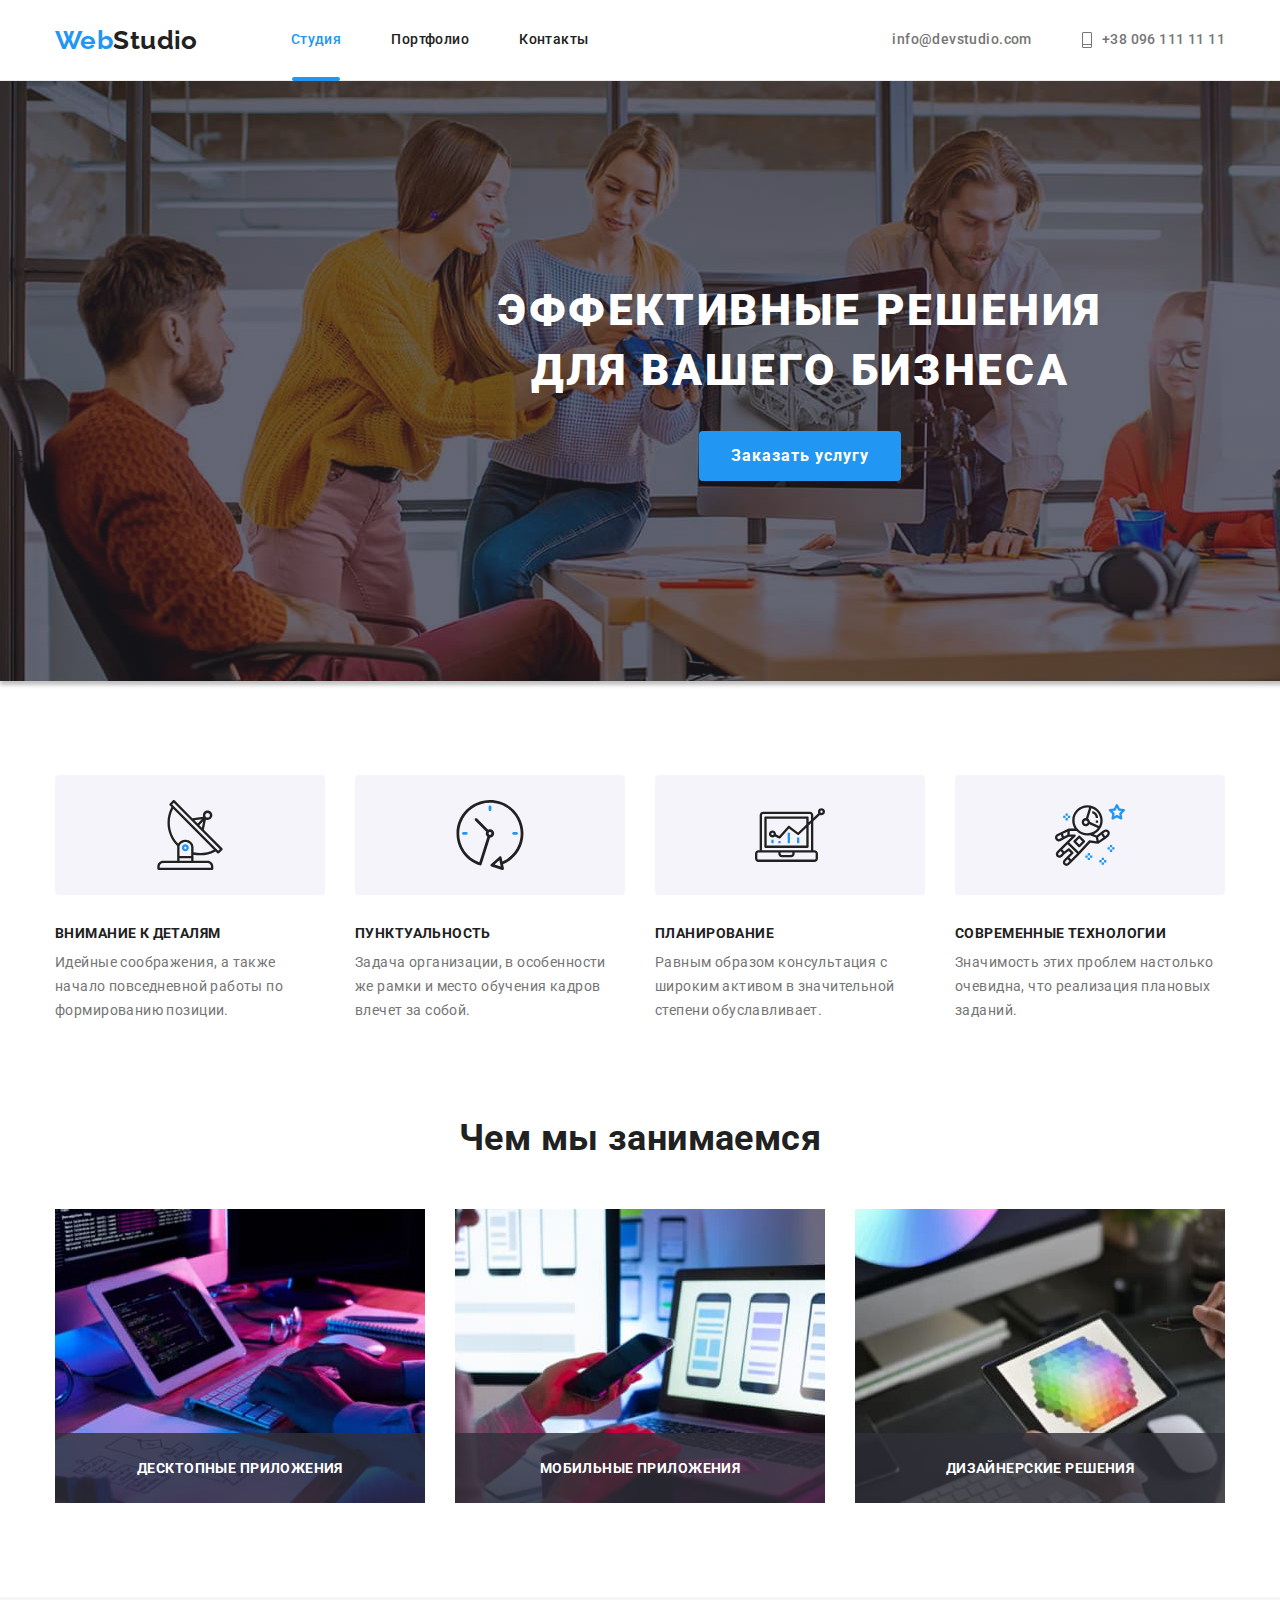
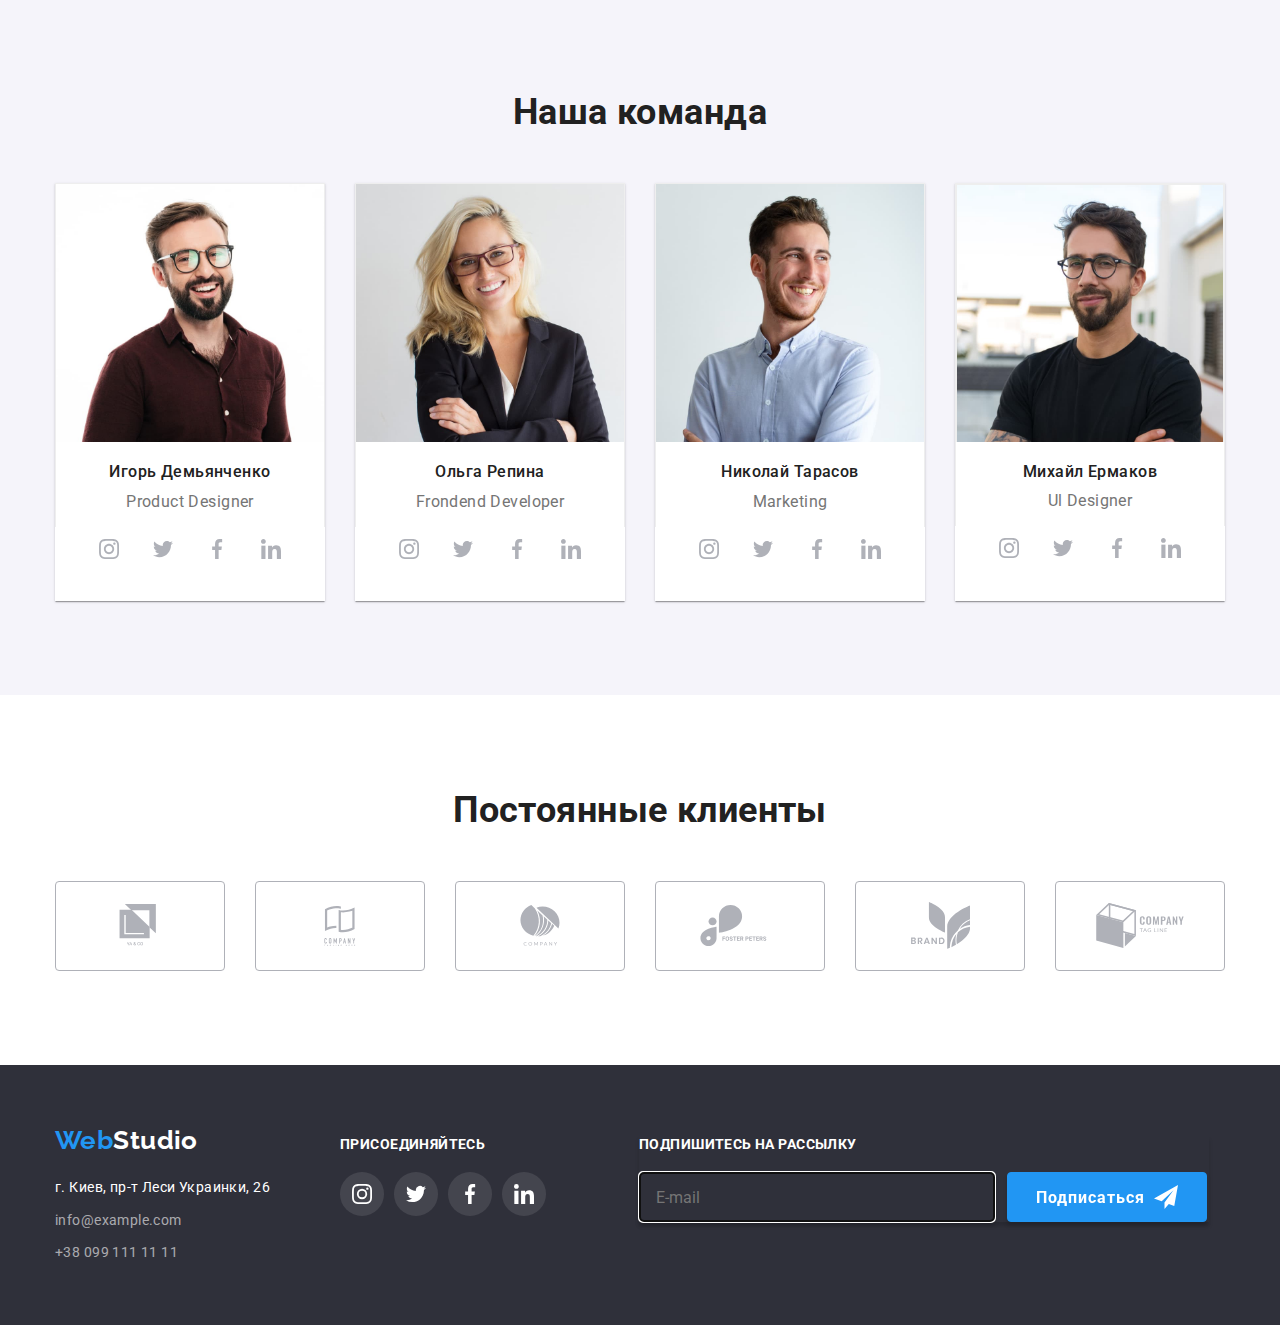
<file: index.html>
<!DOCTYPE html>
<html lang="ru">
<head>
    <meta charset="UTF-8">
    <meta name="viewport" content="width=device-width, initial-scale=1.0">
    <title>WebStudio</title>
    <link rel="stylesheet" href="https://cdnjs.cloudflare.com/ajax/libs/modern-normalize/1.0.0/modern-normalize.min.css
">
    <link rel="preconnect" href="https://fonts.gstatic.com">
    <link href="https://fonts.googleapis.com/css2?family=Raleway:wght@700&family=Roboto:wght@400;500;700;900&display=swap"
      rel="stylesheet">
     
    <link rel="stylesheet" href="./styles/styles.css">
</head>
<body>
        <!--  Шапка сайта -->
        <header class="header">
            <!--  главное меню шапки -->
            <div class="container main-nav">
                <nav class="nav">
                    <a href="/" class="logo"><span class="accent-color">Web</span>Studio</a>
                    <ul class="site-nav list">
                        <li class="item"><a href="./index.html" class="link current">Студия</a></li>
                        <li class="item"><a href="./portfolio.html" class="link">Портфолио</a></li>
                        <li class="item"><a href="./contacts.html" class="link">Контакты</a></li>
                    </ul>
                </nav>
                <ul class="contact-nav list">
                    <li class="item">
                        <!-- <span class="icon-flex"> -->
                            <a href="mailto:" class="text link">
               
                                <svg class="icon-evelope">
                                    <use href="./images/sprite.svg#icon-envelope"></use>
                                </svg>
                                info@devstudio.com</a>
                        <!-- </span> -->
                    </li>
        
                    <li class="item">
                        <a href="tel:+380961111111" class="text link">
                            <!-- <span class="icon-flex"> -->
                                <svg class="icon-smartphone">
                                    <use href="./images/sprite.svg#icon-smartphone"></use>
                                </svg>
                                +38 096 111 11 11
                            <!-- </span> -->
                        </a>
                    </li>
                    
                </ul>
            </div>
        
        </header>
        <!--  / Шапка сайта -->
    <main>
        <!-- Герой -->
        <section class="hero container">
                <h1 class="title">Эффективные решения<br> для вашего бизнеса</h1>
                <button type="button" class="btn" data-modal-open>Заказать услугу</button>
    
        </section>
        <!-- / Герой -->

    <!-- Особенности -->
    <section class="section features">
        <div class="container">
            <h2 class="visually-hidden">features</h2>
            <!--заголовок нужно спрятать-->
            <ul class="features list">
                <li class="item">
                    <div class="test-icon">
                        <svg class="icon-antenna">
                            <use href="./images/sprite.svg#icon-antenna"></use>
                        </svg>
                    </div>
                    <h3 class="features-title">Внимание к деталям</h3>
                    <p class="text">
                        Идейные соображения, а также начало
                        повседневной работы по формированию позиции.
                    </p>
                </li>
    
                <li class="item">
                    <div class="test-icon">
                        <svg class="icon-clock">
                            <use href="./images/sprite.svg#icon-clock"></use>
                        </svg>
                    </div>
                    <h3 class="features-title">Пунктуальность</h3>
                    <p class="text">
                        Задача организации, в особенности
                        же рамки и место обучения кадров влечет за собой.
                    </p>
                </li>
    
                <li class="item">
                    <div class="test-icon">
                        <svg class="icon-diagram">
                            <use href="./images/sprite.svg#icon-diagram"></use>
                        </svg>
                    </div>
    
                    <h3 class="features-title">Планирование</h3>
                    <p class="text">Равным образом консультация с широким
                        активом в значительной степени обуславливает.
                    </p>
                </li>
    
                <li class="item">
                    <div class="test-icon">
                        <svg class="icon-astronaut">
                            <use href="./images/sprite.svg#icon-astronaut"></use>
                        </svg>
                    </div>
    
                    <h3 class="features-title">Современные технологии</h3>
                    <p class="text">Значимость этих проблем настолько очевидна,
                        что реализация плановых заданий.
                    </p>
                </li>
            </ul>
        </div>
    </section>
    <!-- / Особенности -->

        <!-- Чем мы занимаемся -->
        <section class="section section-what-me-do">
            <div class="container">
                <h2 class="title">Чем мы занимаемся</h2>
                <ul class="what-we-do list">
                    <li class="item">
                        <div class="thumb">
                            <img src="./images/index-img/work1.jpg" alt="Составление структуры сайта" width="370">
                            <p class="label">Десктопные приложения</p>
                        </div>
                    </li>
                    <li class="item">
                        <div class="thumb">
                            <img src="./images/index-img/work2.jpg" alt="Разработка мобильной версии " width="370">
                            <p class="label">Мобильные приложения</p>
                        </div>
                    </li>
                    <li class="item">
                        <div class="thumb">
                            <img src="./images/index-img/work3.jpg" alt="Подбор цветов" width="370">
                            <p class="label">Дизайнерские решения</p>
                        </div>
                    </li>
                </ul>
            </div>
        </section>
        <!-- / Чем мы занимаемся -->

        <!-- Наша команда -->
        <section class="section team-page">
            <div class="container">
                <h2 class="title">Наша команда</h2>
                <ul class="team list">
                    <li class="item card-team">
                      <!-- <article class="card-team"> -->
                           <div class="card-thumb">
                                <img src="./images/index-img/team1.jpg" alt="Игорь Демьянченко" width="270">
                           </div>
                           <div class="none-border-bottom">
                                <h3 class="title">Игорь Демьянченко</h3>
                                <p class="text">Product Designer</p>
                            </div>
                            <!-- соцсети секция команда -->
                            <div class="team-social">
                            
                                <ul class="social-icons list">
                                    <li><a href="" class="social-link">
                                            <svg class="instagram">
                                                <use href="./images/sprite.svg#icon-instagram"></use>
                                            </svg>
                                        </a></li>
                                    <li><a href="" class="social-link">
                                            <svg class="twitter">
                                                <use href="./images/sprite.svg#icon-twitter"></use>
                                            </svg>
                                        </a></li>
                                    <li><a href="" class="social-link">
                                            <svg class="facebook">
                                                <use href="./images/sprite.svg#icon-facebook"></use>
                                            </svg>
                                        </a></li>
                                    <li><a href="" class="social-link">
                                            <svg class="linkedin">
                                                <use href="./images/sprite.svg#icon-linkedin"></use>
                                            </svg>
                                        </a></li>
                                </ul>
                            </div>
                            <!-- соцсети секция команда -->
                      <!-- </article> -->
                    </li>
                    <li class="item card-team">
                      <!-- <article class="card-team"> -->
                            <div class="card-thumb">
                                <img src="./images/index-img/team2.jpg" alt="Игорь Демьянченко" width="270">
                            </div>
                           <div class="none-border-bottom">
                                <h3 class="title">Ольга Репина</h3>
                                <p class="text">Frondend Developer</p>
                           </div>
                            <!-- соцсети секция команда -->
                            <div class="team-social">
                            
                                <ul class="social-icons list">
                                    <li><a href="" class="social-link">
                                            <svg class="instagram">
                                                <use href="./images/sprite.svg#icon-instagram"></use>
                                            </svg>
                                        </a></li>
                                    <li><a href="" class="social-link">
                                            <svg class="twitter">
                                                <use href="./images/sprite.svg#icon-twitter"></use>
                                            </svg>
                                        </a></li>
                                    <li><a href="" class="social-link">
                                            <svg class="facebook">
                                                <use href="./images/sprite.svg#icon-facebook"></use>
                                            </svg>
                                        </a></li>
                                    <li><a href="" class="social-link">
                                            <svg class="linkedin">
                                                <use href="./images/sprite.svg#icon-linkedin"></use>
                                            </svg>
                                        </a></li>
                                </ul>
                            </div>
                            <!-- соцсети секция команда -->
                      <!-- </article> -->
                    </li>
                    <li class="item card-team">
                        <!-- <article class="card-team"> -->
                            <div class="card-thumb">
                                <img src="./images/index-img/team3.jpg" alt="Игорь Демьянченко" width="270">
                            </div>
                            <div class="none-border-bottom">
                                <h3 class="title">Николай Тарасов</h3>
                                <p class="text">Marketing</p>
                            </div>
                            <!-- соцсети секция команда -->
                            <div class="team-social">
                            
                                <ul class="social-icons list">
                                    <li><a href="" class="social-link">
                                            <svg class="instagram">
                                                <use href="./images/sprite.svg#icon-instagram"></use>
                                            </svg>
                                        </a></li>
                                    <li><a href="" class="social-link ">
                                            <svg class="twitter">
                                                <use href="./images/sprite.svg#icon-twitter"></use>
                                            </svg>
                                        </a></li>
                                    <li><a href="" class="social-link ">
                                            <svg class="facebook">
                                                <use href="./images/sprite.svg#icon-facebook"></use>
                                            </svg>
                                        </a></li>
                                    <li><a href="" class="social-link ">
                                            <svg class="linkedin">
                                                <use href="./images/sprite.svg#icon-linkedin"></use>
                                            </svg>
                                        </a></li>
                                </ul>
                            </div>
                            <!-- соцсети секция команда -->
                        <!-- </article> -->
                    </li>
                    <li class="item card-team">
                       <!-- <article class="card-team"> -->
                           <div class="card-thumb">
                                <div class="card-thumb">
                                    <img src="./images/index-img/team4.jpg" alt="Михайл Ермаков" width="270">
                                </div>
                           </div>
                            <div class="none-border-bottom">
                                <h3 class="title">Михайл Ермаков</h3>
                                <p class="text">Ul Designer</p>
                            </div>
                            <!-- соцсети секция команда -->
                            <div class="team-social">
                            
                                <ul class="social-icons list">
                                    <li><a href="" class="social-link shadow">
                                            <svg class="instagram">
                                                <use href="./images/sprite.svg#icon-instagram"></use>
                                            </svg>
                                        </a></li>
                                    <li><a href="" class="social-link shadow">
                                            <svg class="twitter">
                                                <use href="./images/sprite.svg#icon-twitter"></use>
                                            </svg>
                                        </a></li>
                                    <li><a href="" class="social-link shadow">
                                            <svg class="facebook">
                                                <use href="./images/sprite.svg#icon-facebook"></use>
                                            </svg>
                                        </a></li>
                                    <li><a href="" class="social-link shadow">
                                            <svg class="linkedin">
                                                <use href="./images/sprite.svg#icon-linkedin"></use>
                                            </svg>
                                        </a></li>
                                </ul>
                            </div>
                            <!-- </div> -->
                            <!-- соцсети секция команда -->
                        <!-- </article> -->
                    </li>
                </ul>
        </div>
        </section>
        <!-- / Наша команда -->

        <!-- Постоянные клиенты -->
        <section class="section">
            <div class="container">
                <h2 class="title">Постоянные клиенты</h2>
    <ul class="clients-list list">
        <li class="item">
            <a href="" class="clients-box" tabindex="0">
                <svg class="clients-box-icon client1" width="49.226806640625px" height="44.269989013671875px">
                    <use href="./images/sprite.svg#icon-logo-1"></use>
                </svg>
            </a>
        </li>
    
        <li class="item">
            <a href="" class="clients-box" tabindex="0">
    
                <svg class="clients-box-icon client2" width="52px" height="40px">
                    <use href="./images/sprite.svg#icon-logo-2"></use>
                </svg>
            </a>
        </li>
    
        <li class="item">
            <a href="" class="clients-box" tabindex="0">
    
                <svg class="clients-box-icon client3" width="42.6015625px" height="41px">
                    <use href="./images/sprite.svg#icon-logo-3"></use>
                </svg>
            </a>
        </li>
    
        <li class="item">
            <a href="" class="clients-box" tabindex="0">
    
                <svg class="clients-box-icon client4" height="42.02392578125px" width="79.65714263916016px">
                    <use href="./images/sprite.svg#icon-logo-4"></use>
                </svg>
            </a>
        </li>
    
        <li class="item">
            <a href="" class="clients-box" tabindex="0">
                <svg class="clients-box-icon client5" height="47px" width="59px">
                    <use href="./images/sprite.svg#icon-logo-5"></use>
                </svg>
            </a>
        </li>
    
        <li class="item">
            <a href="" class="clients-box" tabindex="0">
                <svg class="clients-box-icon client6" height="45.440185546875px" width="88.4844970703125px">
                    <use href="./images/sprite.svg#icon-logo-6"></use>
                </svg>
            </a>
        </li>
    </ul>
            </div>
        </section>
        <!-- / Постоянные клиенты -->
        <!-- Футер -->
    </main>
    <!--  Футер  -->
    <footer class="footer footer-page">
        <div class="container">
            <div class="footer-nav-position">
                <div class="footer-nav">
                    <a href="/" class="logo footer"><span class="accent-color">Web</span>Studio</a>
    
                    <address class="address">
                        <p>г. Киев, пр-т Леси Украинки, 26</p>
                        <ul class="contacts list">
                            <li class="footer-contact-item">
                                <a href="mailto:info@example.com" class="text">info@example.com</a>
                            </li>
                            <li class="footer-contact-item">
                                <a href="tel:+380991111111" class="text">+38 099 111 11 11</a>
                            </li>
                        </ul>
                    </address>
                </div>
                <div class="footer-social-box">
                    <h3 class="features-title light">Присоединяйтесь</h3>
                    <ul class="social-icons list">
                        <li><a href="" class="social-link instagram"></a></li>
                        <li><a href="" class="social-link twitter"></a></li>
                        <li><a href="" class="social-link facebook"></a></li>
                        <li><a href="" class="social-link linkedin"></a></li>
                    </ul>
                </div>
                <!-- форма -->
                <div class="form-footer">
                    <h3 class="features-title light">Подпишитесь на рассылку</h3>
                    <!-- <div class="sign"> -->
                        <form class="form js-speaker-form" autocomplete="off">
                            <input type="email" 
                            name="mail" 
                            id="mail" 
                            placeholder="E-mail" 
                            autofocus />
                            <button type="submit" 
                            class="send-button" 
                            data-modal-open>
                                Подписаться
                            </button>
                        </form>
                    </div>
                    <!-- // форма -->
            </div>
        </div>
    </footer>
    <!-- / Футер -->
    <!-- backdrop -->
    <div class="backdrop is-hidden" data-modal>
        <div class="modal">
            <button type="button" class="modal-button" data-modal-close>
            </button>
            <!-- Форма модалки -->
            
            <form class="modalform js-speaker-form" autocomplete="off">
                <h2 class="modalform-title">Оставьте свои данные, мы вам перезвоним</h2>
            
                <div class="modalform-field">
            
                    <label for="name">Имя</label>
                    <input 
                    class="form-input"
                    type="text" 
                    name="name" 
                    id="name" 
                    placeholder=""  />
                    <svg class="icon-person">
                        <use href="./images/icons.svg#icon-person"></use>
                    </svg>
                </div>
            
                <div class="modalform-field">
            
                    <label for="tel">Телефон</label>
                    <input class="form-input"
                    type="tel" 
                    name="tel" id="tel" 
                    placeholder="" />
                    <svg class="icon-phone">
                        <use href="./images/icons.svg#icon-phone"></use>
                    </svg>
                </div>
            
                <div class="modalform-field">
            
                    <label for="email">Почта</label>
                    <input class="form-input"
                        type="email" 
                        name="mail" 
                        id="email" 
                        placeholder="" />
                    <svg class="icon-evelope">
                        <use href="./images/icons.svg#icon-evelope"></use>
                    </svg>
                </div>
            
                <div class="modalform-field">
                    <label for="comment">Коментарий</label>
            
                    <textarea class="comment" 
                        name="comment" 
                        id="comment" 
                        rows="8" 
                        placeholder="Введите текст">
                    </textarea>
            
                </div>
            <!-- checkbox -->
            <label class="check option" for="policy">
                
                <input class="check-input form-input" 
                type="checkbox" 
                name="policy" 
                id="policy" />
                <span class="check-box"></span>
                <span class="check-box-text">
                    Соглашаюсь с рассылкой и принимаю 
                    <a class="policy-link" href="">Условия договора</a>
                </span>
                
            </label>
            <!-- // checkbox -->
            
                <button type="submit">Отправить</button>
            </form>
            
            <!-- // Форма модалки -->
        </div>
    </div>

<script src="./modal.js"></script>
    <!--// backdrop -->
</body>
</html>
</file>
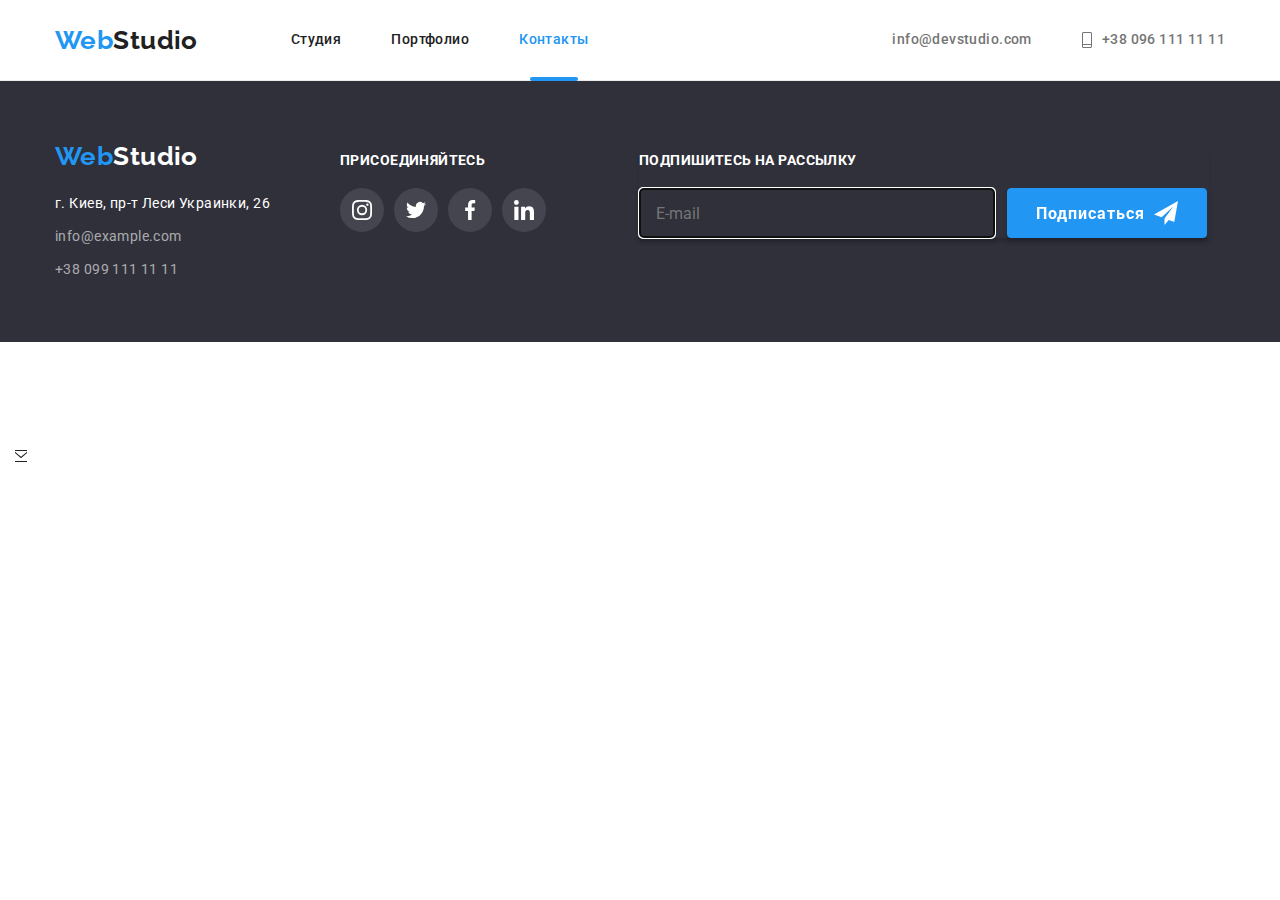
<file: contacts.html>
<!DOCTYPE html>
<html lang="ru">

    <head>
        <meta charset="UTF-8">
        <meta name="viewport" content="width=device-width, initial-scale=1.0">
        <title>WebStudio</title>
        <link rel="stylesheet" href="https://cdnjs.cloudflare.com/ajax/libs/modern-normalize/1.0.0/modern-normalize.min.css
    ">
        <link rel="preconnect" href="https://fonts.gstatic.com">
        <link
            href="https://fonts.googleapis.com/css2?family=Raleway:wght@700&family=Roboto:wght@400;500;700;900&display=swap"
            rel="stylesheet">

        <link rel="stylesheet" href="./styles/styles.css">
    </head>

    <body>
        <!--  Шапка сайта -->
        <header class="header">
            <!--  главное меню шапки -->
            <div class="container main-nav">
                <nav class="nav">
                    <a href="/" class="logo"><span class="accent-color">Web</span>Studio</a>
                    <ul class="site-nav list">
                        <li class="item"><a href="./index.html" class="link">Студия</a></li>
                        <li class="item"><a href="./portfolio.html" class="link">Портфолио</a></li>
                        <li class="item"><a href="./contacts.html" class="link current">Контакты</a></li>
                    </ul>
                </nav>
                <ul class="contact-nav list">
                    <li class="item">
                        <!-- <span class="icon-flex"> -->
                        <a href="mailto:" class="text link">
        
                            <svg class="icon-evelope">
                                <use href="./images/sprite.svg#icon-envelope"></use>
                            </svg>
                            info@devstudio.com</a>
                        <!-- </span> -->
                    </li>
        
                    <li class="item">
                        <a href="tel:+380961111111" class="text link">
                            <!-- <span class="icon-flex"> -->
                            <svg class="icon-smartphone">
                                <use href="./images/sprite.svg#icon-smartphone"></use>
                            </svg>
                            +38 096 111 11 11
                            <!-- </span> -->
                        </a>
                    </li>
        
                </ul>
            </div>
        
        </header>
        <!--  / Шапка сайта -->
    <main>


    </main>

    <!--  Футер  -->
    <footer class="footer footer-page">
        <div class="container">
            <div class="footer-nav-position">
                <div class="footer-nav">
                    <a href="/" class="logo footer"><span class="accent-color">Web</span>Studio</a>
    
                    <address class="address">
                        <p>г. Киев, пр-т Леси Украинки, 26</p>
                        <ul class="contacts list">
                            <li class="footer-contact-item">
                                <a href="mailto:info@example.com" class="text">info@example.com</a>
                            </li>
                            <li class="footer-contact-item">
                                <a href="tel:+380991111111" class="text">+38 099 111 11 11</a>
                            </li>
                        </ul>
                    </address>
                </div>
                <div class="footer-social-box">
                    <h3 class="features-title light">Присоединяйтесь</h3>
                    <ul class="social-icons list">
                        <li><a href="" class="social-link instagram"></a></li>
                        <li><a href="" class="social-link twitter"></a></li>
                        <li><a href="" class="social-link facebook"></a></li>
                        <li><a href="" class="social-link linkedin"></a></li>
                    </ul>
                </div>
                <!-- форма -->
                <div class="form-footer">
                    <h3 class="features-title light">Подпишитесь на рассылку</h3>
                    <!-- <div class="sign"> -->
                    <form class="form js-speaker-form">
    
                        <label for="mail"></label>
                        <input type="email" name="mail" id="mail" placeholder="E-mail" autofocus />
                        <button type="sibmit" class="send-button">
                            Подписаться
                        </button>
                    </form>
                </div>
                <!-- // форма -->
            </div>
        </div>
    </footer>
    <!-- / Футер -->

    </body>
</html>
</file>
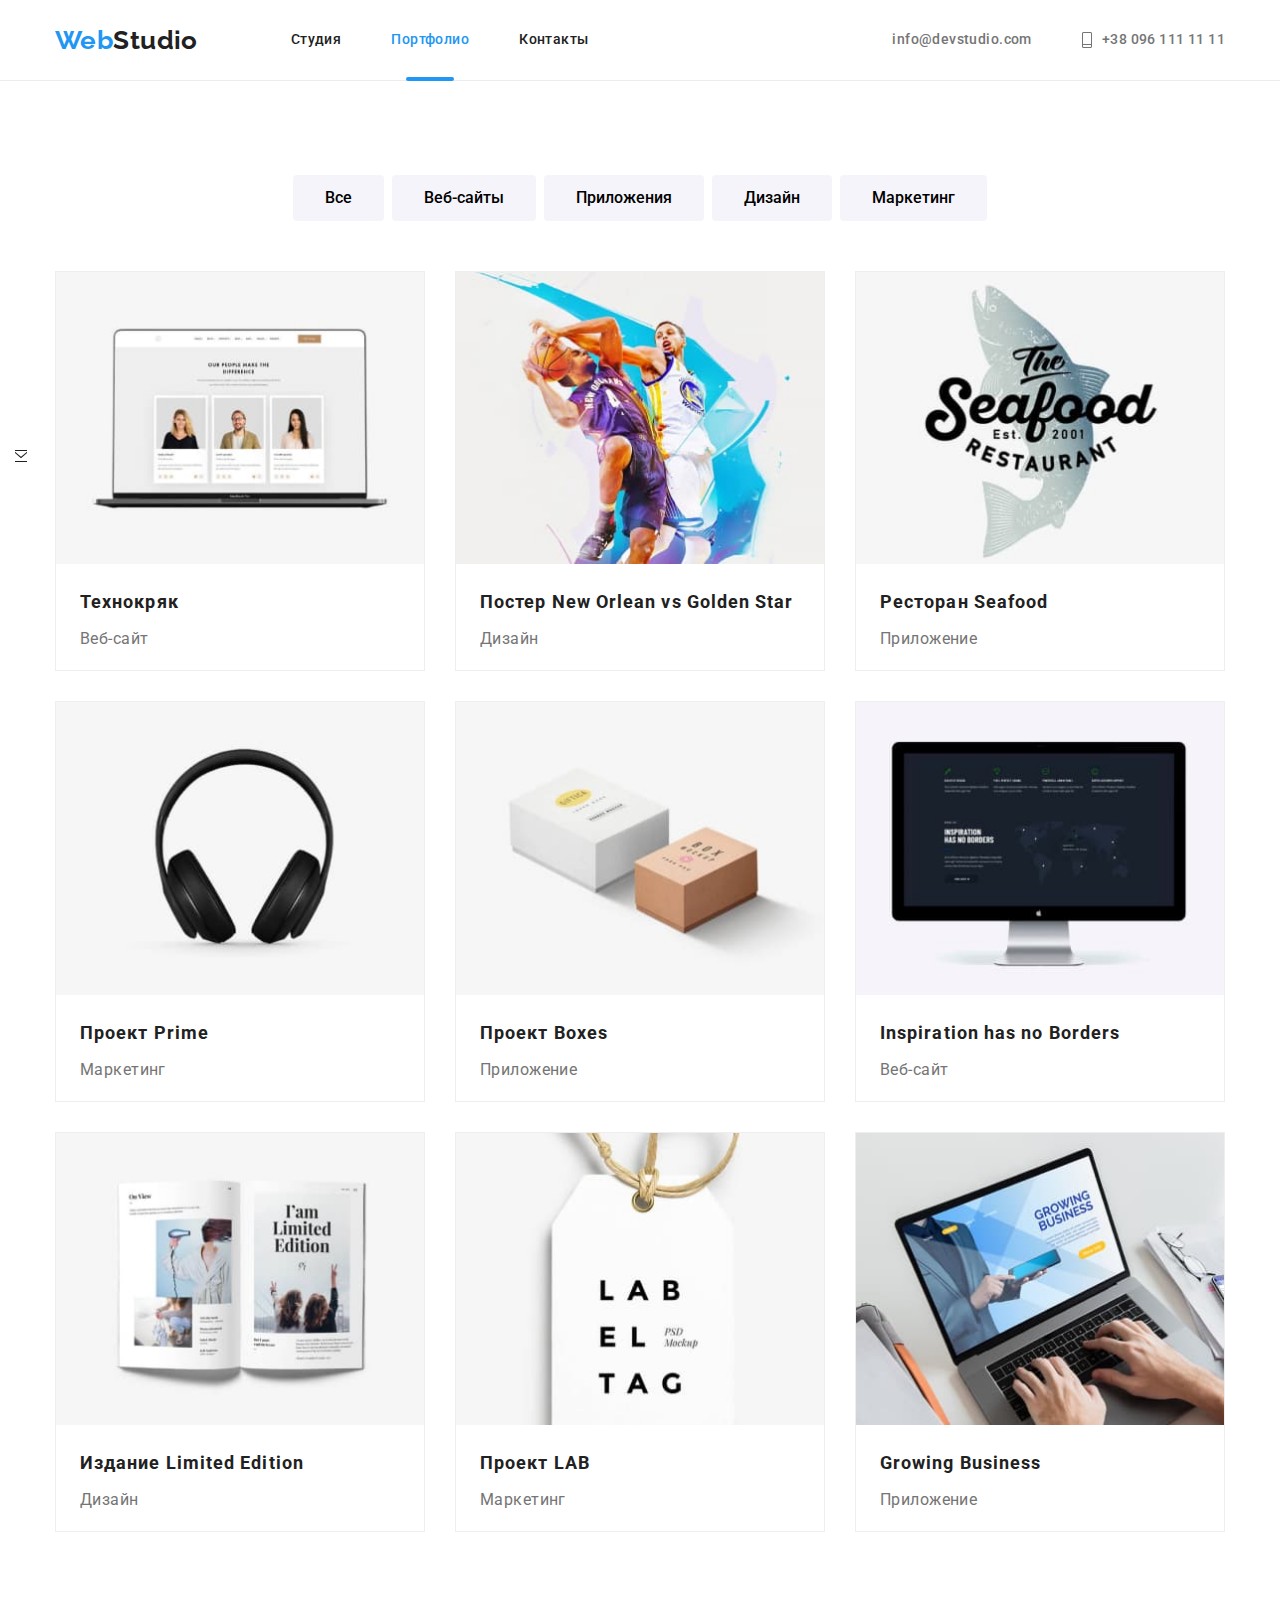
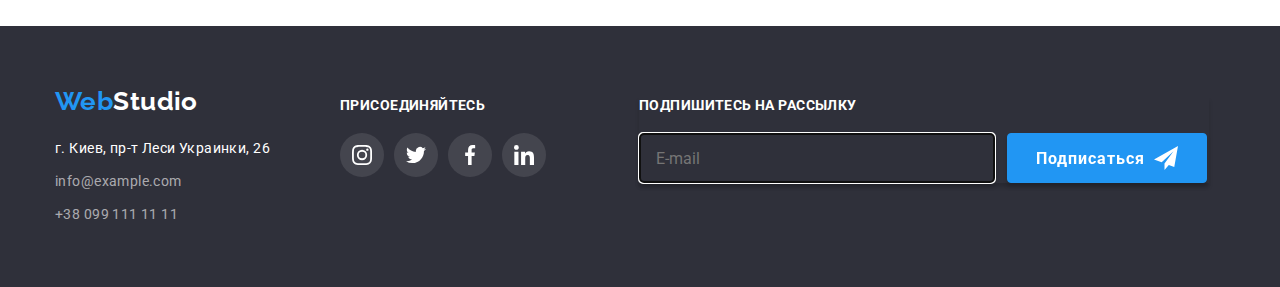
<file: portfolio.html>
<!DOCTYPE html>
<html lang="ru">

<head>
    <meta charset="UTF-8">
    <meta name="viewport" content="width=device-width, initial-scale=1.0">
    <title>WebStudio</title>
    <link rel="stylesheet" href="https://cdnjs.cloudflare.com/ajax/libs/modern-normalize/1.0.0/modern-normalize.min.css
">
    <link rel="preconnect" href="https://fonts.gstatic.com">
    <link
        href="https://fonts.googleapis.com/css2?family=Raleway:wght@700&family=Roboto:wght@400;500;700;900&display=swap"
        rel="stylesheet">

    <link rel="stylesheet" href="./styles/styles.css">
</head>

<body>
        <!--  Шапка сайта -->
        <header class="header">
            <!--  главное меню шапки -->
            <div class="container main-nav">
                <nav class="nav">
                    <a href="/" class="logo"><span class="accent-color">Web</span>Studio</a>
                    <ul class="site-nav list">
                        <li class="item"><a href="./index.html" class="link">Студия</a></li>
                        <li class="item"><a href="./portfolio.html" class="link current">Портфолио</a></li>
                        <li class="item"><a href="./contacts.html" class="link">Контакты</a></li>
                    </ul>
                </nav>
                <ul class="contact-nav list">
                    <li class="item">
                        <!-- <span class="icon-flex"> -->
                        <a href="mailto:" class="text link">
        
                            <svg class="icon-evelope">
                                <use href="./images/sprite.svg#icon-envelope"></use>
                            </svg>
                            info@devstudio.com</a>
                        <!-- </span> -->
                    </li>
        
                    <li class="item">
                        <a href="tel:+380961111111" class="text link">
                            <!-- <span class="icon-flex"> -->
                            <svg class="icon-smartphone">
                                <use href="./images/sprite.svg#icon-smartphone"></use>
                            </svg>
                            +38 096 111 11 11
                            <!-- </span> -->
                        </a>
                    </li>
        
                </ul>
            </div>
        
        </header>
        <!--  / Шапка сайта -->
    <main>
        <section class="section portfolio-gallery">
            <div class="container">
                <h1 class="visually-hidden">Проекты</h1> <!--Заголовок нужно спрятать-->
                <!--Фильтр  -->
                <ul class="filter list"> <!--флекс контейнер-->
                    <li class="item"><button type="button" class="button">Все</button></li>
                    <li class="item"><button type="button" class="button">Веб-сайты</button></li>
                    <li class="item"><button type="button" class="button">Приложения</button></li>
                    <li class="item"><button type="button" class="button">Дизайн</button></li>
                    <li class="item"><button type="button" class="button">Маркетинг</button></li>
                </ul>
                
            <!-- / Фильтр -->
            <!-- Галлерея -->
    <!--  флекс-контейнер -->
                <!--  флекс-контейнер -->
                <ul class="gallery list">
                    <!-- флекс-элементы -->
                    <li class="item">
                        <a href="" class="card link">
                            <!-- <article class="card"> -->
                            <div class="card-box">
                
                                <div class="card-thumb">
                                    <img src="./images/portfolio-img/1.jpg" alt="Технокряк веб-студия" width="370">
                                    <!-- overlay -->
                                    <div class="overlay">
                                        <p class="text"> Технокряк это современная площадка распространения коронавируса. Компании
                                            используют эту платформу для цифрового
                                            шпионажа и атак на защищённые сервера конкурентов.
                                        </p>
                                    </div>
                                    <!--  // overlay -->
                                </div>
                                <div class="card-content">
                                    <h2 class="gallery-title">Технокряк</h2>
                                    <p class="gallery-text">Веб-сайт</p>
                                </div>
                
                            </div>
                            <!-- </article>   -->
                        </a>
                    </li>
                    <li class="item">
                        <a href="" class="card link">
                            <!-- <article class="card"> -->
                            <div class="card-box">
                                <div class="card-thumb">
                                    <img src="./images/portfolio-img/2.jpg" alt="Постер Дизайн" width="370">
                                    
                                    <!-- overlay -->
                                    <div class="overlay">
                                        <p class="text"> Технокряк это современная площадка распространения коронавируса. Компании
                                            используют эту платформу
                                            для цифрового
                                            шпионажа и атак на защищённые сервера конкурентов.
                                        </p>
                                    </div>
                                    <!--  // overlay -->
                                </div>
                                <div class="card-content">
                                    <h2 class="gallery-title">Постер New Orlean vs Golden Star</h2>
                                    <p class="gallery-text">Дизайн</p>
                                </div>
                            </div>
                            <!-- </article> -->
                        </a>
                    </li>
                    <li class="item">
                        <a href="" class="card link">
                            <!-- <article class="card"> -->
                            <div class="card-box">
                                <div class="card-thumb">
                                    <img src="./images/portfolio-img/3.jpg" alt="Ресторан Seafood Приложение" width="370">
                                    
                                    <!-- overlay -->
                                    <div class="overlay">
                                        <p class="text"> Технокряк это современная площадка распространения коронавируса. Компании
                                            используют эту платформу
                                            для цифрового
                                            шпионажа и атак на защищённые сервера конкурентов.
                                        </p>
                                    </div>
                                    <!--  // overlay -->
                                </div>
                
                                <div class="card-content">
                                    <h2 class="gallery-title">Ресторан Seafood</h2>
                                    <p class="gallery-text">Приложение</p>
                                </div>
                            </div>
                            <!-- </article> -->
                        </a>
                    </li>
                    <li class="item">
                        <a href="" class="card link">
                            <!-- <article class="card"> -->
                
                            <div class="card-box">
                                <div class="card-thumb">
                                    <img src="./images/portfolio-img/4.jpg" alt="Проект Prime Маркетинг" width="370">
                                    <!-- overlay -->
                                    <div class="overlay">
                                        <p class="text"> Технокряк это современная площадка распространения коронавируса. Компании
                                            используют эту платформу
                                            для цифрового
                                            шпионажа и атак на защищённые сервера конкурентов.
                                        </p>
                                    </div>
                                    <!--  // overlay -->
                                </div>

                                <div class="card-content">
                                    <h2 class="gallery-title">Проект Prime</h2>
                                    <p class="gallery-text">Маркетинг</p>
                                </div>
                            </div>
                            <!-- </article> -->
                        </a>
                    </li>
                    <li class="item">
                        <a href="" class="card link">
                            <!-- <article class="card"> -->
                            <div class="card-box">
                                <div class="card-thumb">
                                    <img src="./images/portfolio-img/5.jpg" alt="Проект Boxes Приложение" width="370">
                                    <!-- overlay -->
                                    <div class="overlay">
                                        <p class="text"> Технокряк это современная площадка распространения коронавируса. Компании
                                            используют эту платформу
                                            для цифрового
                                            шпионажа и атак на защищённые сервера конкурентов.
                                        </p>
                                    </div>
                                    <!--  // overlay -->
                                </div>

                            <div class="card-content">
                                <h2 class="gallery-title">Проект Boxes</h2>
                                <p class="gallery-text">Приложение</p>
                            </div>
                            </div>  
                            <!-- </article> -->
                        </a>
                    </li>
                    <li class="item">
                        <a href="" class="card link">
                            <!-- <article class="card"> -->
                            <div class="card-box">
                                <div class="card-thumb">
                                    <img src="./images/portfolio-img/6.jpg" alt="Inspiration has no Borders веб-сайт" width="370">
                                    <!-- overlay -->
                                    <div class="overlay">
                                        <p class="text"> Технокряк это современная площадка распространения коронавируса. Компании
                                            используют эту платформу
                                            для цифрового
                                            шпионажа и атак на защищённые сервера конкурентов.
                                        </p>
                                    </div>
                                    <!--  // overlay -->
                                </div>

                                <div class="card-content">
                                    <h2 class="gallery-title">Inspiration has no Borders</h2>
                                    <p class="gallery-text">Веб-сайт</p>
                                </div>
                            </div>
                            <!-- </article> -->
                        </a>
                    </li>
                    <li class="item">
                        <a href="" class="card link">
                            <!-- <article class="card"> -->
                            <div class="card-box">
                                <div class="card-thumb">
                                    <img src="./images/portfolio-img/7.jpg" alt="Издание Limited Edition Дизайн" width="370">
                                    <!-- overlay -->
                                    <div class="overlay">
                                        <p class="text"> Технокряк это современная площадка распространения коронавируса. Компании
                                            используют эту платформу
                                            для цифрового
                                            шпионажа и атак на защищённые сервера конкурентов.
                                        </p>
                                    </div>
                                    <!--  // overlay -->
                                </div>
                
                                <div class="card-content">
                                    <h2 class="gallery-title">Издание Limited Edition</h2>
                                    <p class="gallery-text">Дизайн</p>
                                </div>
                            </div>
                            <!-- </article> -->
                        </a>
                    </li>
                    <li class="item">
                        <a href="" class="card link">
                            <!-- <article class="card"> -->
                            <div class="card-box">
                                <div class="card-thumb">
                                    <img src="./images/portfolio-img/8.jpg" alt="Проект LAB Маркетинг" width="370">
                                    <!-- overlay -->
                                    <div class="overlay">
                                        <p class="text"> Технокряк это современная площадка распространения коронавируса. Компании
                                            используют эту платформу
                                            для цифрового
                                            шпионажа и атак на защищённые сервера конкурентов.
                                        </p>
                                    </div>
                                    <!--  // overlay -->
                                </div>

                                <div class="card-content">
                                    <h2 class="gallery-title">Проект LAB</h2>
                                    <p class="gallery-text">Маркетинг</p>
                                </div>
                            </div>
                            <!-- </article> -->
                        </a>
                    </li>
                    <li class="item">
                        <a href="" class="card link">
                            <!-- <article class="card"> -->
                            <div class="card-box">
                                <div class="card-thumb">
                                    <img src="./images/portfolio-img/9.jpg" alt="Growing Business Приложение" width="370">
                                    <!-- overlay -->
                                    <div class="overlay">
                                        <p class="text"> Технокряк это современная площадка распространения коронавируса. Компании
                                            используют эту платформу
                                            для цифрового
                                            шпионажа и атак на защищённые сервера конкурентов.
                                        </p>
                                    </div>
                                    <!--  // overlay -->
                                </div>

                                <div class="card-content">
                                    <h2 class="gallery-title">Growing Business</h2>
                                    <p class="gallery-text">Приложение</p>
                                </div>
                            </div>
                
                            <!-- </article> -->
                        </a>
                    </li>
                </ul>
            </div>
        </section>
        <!-- / Галлерея -->
   </main>  
    <!--  Футер  -->
    <footer class="footer footer-page">
        <div class="container">
            <div class="footer-nav-position">
                <div class="footer-nav">
                    <a href="/" class="logo footer"><span class="accent-color">Web</span>Studio</a>
    
                    <address class="address">
                        <p>г. Киев, пр-т Леси Украинки, 26</p>
                        <ul class="contacts list">
                            <li class="footer-contact-item">
                                <a href="mailto:info@example.com" class="text">info@example.com</a>
                            </li>
                            <li class="footer-contact-item">
                                <a href="tel:+380991111111" class="text">+38 099 111 11 11</a>
                            </li>
                        </ul>
                    </address>
                </div>
                <div class="footer-social-box">
                    <h3 class="features-title light">Присоединяйтесь</h3>
                    <ul class="social-icons list">
                        <li><a href="" class="social-link instagram"></a></li>
                        <li><a href="" class="social-link twitter"></a></li>
                        <li><a href="" class="social-link facebook"></a></li>
                        <li><a href="" class="social-link linkedin"></a></li>
                    </ul>
                </div>
                <!-- форма -->
                <div class="form-footer">
                    <h3 class="features-title light">Подпишитесь на рассылку</h3>
                    <!-- <div class="sign"> -->
                    <form class="form js-speaker-form">
    
                        <label for="mail"></label>
                        <input type="email" name="mail" id="mail" placeholder="E-mail" autofocus />
                        <button type="sibmit" class="send-button">
                            Подписаться
                        </button>
                    </form>
                </div>
                <!-- // форма -->
            </div>
        </div>
    </footer>
    <!-- / Футер -->
</body>

</html>
</file>
<file: styles/styles.css>
/*background: #FFFFFF; меню
  background: #2F303A; герой
  background: #E5E5E5; особенности
  background: #F5F4FA; наша команда
  background: #2F303A;футер
  
  color: #2196F3;акцент и привыделении
  color: #212121;  цвет заголовков
  color: #757575;  вторичный текст текста, телефона в меню, должности разраб
  color: #FFFFFF; текст героя и футера, button
 */
/* Roboto 500  заголовки текста
/* Roboto 400  текст серый
 */
:root {
  --accent-color: #2196f3;
  --title-color: #212121;
  --text-color: #757575;
  --secondary-accent-color: #ffffff;
  --bg-accent: #2f303a;
  --bg-primary: #e5e5e5;
  --bg-second: #f5f4fa;
  --card-shadow: 0px 2px 1px -1px rgba(0, 0, 0, 0.2),
    0px 1px 1px 0px rgba(0, 0, 0, 0.14), 0px 1px 3px 0px rgba(0, 0, 0, 0.12);
  --card-set-gap: 30px;
}

body {
  /* background: var(--bg-primary); */
  color: var(--title-color);
  font-family: "Roboto", sans-serif;
  font-size: 14px;
  font-style: normal;
  letter-spacing: 0.03em;
}

h1,
h2,
h3,
h4,
p {
  margin: 0;
  padding: 0;
}

img {
  display: block;
  max-width: 100%;
  height: auto;
}

.link {
  display: block;
  text-decoration: none;
}
/* Шапка сайта */
.header {
  background: var(--secondary-accent-color);
  border-bottom: 1px solid rgba(236, 236, 236, 1);
}
/* Утиилиты */

.list {
  padding: 0;
  margin: 0;
  list-style: none;
}

.container {
  margin-left: auto;
  margin-right: auto;
  width: 1200px;
  padding-left: 15px;
  padding-right: 15px;
}

.section {
  padding-top: 94px;
  padding-bottom: 94px;
}
/* / Утиилиты */

.logo {
  display: block;

  color: var(--title-color);
  font-family: "Raleway", sans-serif;
  font-weight: 700;
  font-size: 26px;
  line-height: 1.19;
  text-decoration: none;
}

.logo .accent-color {
  color: var(--accent-color);
}
.main-nav {
  display: flex;
  align-items: center;

  min-height: 80px;
}

.nav {
  display: flex;
  align-items: center;
}

/* Site-nav */
.site-nav.list {
  position: relative;
  display: flex;
  margin-left: 93px;

  margin-top: 0;
  margin-bottom: 0;
}

.site-nav .item + .item {
  margin-left: 50px;
}

.contact-nav {
  display: flex;

  margin-top: 0;
  margin-bottom: 0;
  margin-left: auto;
}

.contact-nav .item + .item {
  margin-left: 50px;
}

.site-nav .link,
.contact-nav .link {
  padding-top: 30px;
  padding-bottom: 30px;

  font-weight: 500;
  line-height: 1.14;
  color: var(--title-color);
  text-decoration: none;

  transition-property: color;
  transition-duration: 250ms;
  transition-timing-function: cubic-bezier(0.4, 0, 0.2, 1);
}

.site-nav .link:hover,
.site-nav .link:focus,
.contact-nav .link:hover,
.contact-nav .link:focus {
  color: var(--accent-color);
}

.site-nav .link.current {
  color: var(--accent-color);
}

/* акцент на текущей странице */
.site-nav .link.current {
  color: var(--accent-color);
}
/* псевдоэлемент нижн подчеркивание */
.site-nav .link.current {
  color: var(--accent-color);
}

.site-nav .item {
  position: relative;
}
.site-nav .current::after {
  position: absolute;
  bottom: -6%;
  left: 50%;
  transform: translate(-50%, -50%);

  display: inline-block;
  content: "";
  height: 4px;
  width: 48px;
  border-radius: 2px;
  background-color: #2196f3;
}

/*// псевдоэлемент нижн подчеркивание */

/* sprite */

.text.link,
.text.link {
  display: inline-flex;
  align-items: center;

  font-weight: 500;
  line-height: 1.14;
  color: var(--text-color);
  text-decoration: none;

  transition: color 250ms cubic-bezier(0.4, 0, 0.2, 1);
}

.icon-evelope {
  display: block;
  height: 12px;
  width: 16px;
}

.icon-smartphone {
  display: block;
  height: 16px;
  width: 10px;
}

.icon-evelope,
.icon-smartphone {
  margin-right: 10px;
  cursor: pointer;
  fill: currentColor;
}

/* .text.link:hover .icon-evelope,
.text.link:hover .icon-smartphone {
  color: var(--accent-color);
} */

.text.link:focus .icon-evelope,
.text.link:focus .icon-smartphone {
  color: var(--accent-color);
}
/* /Шапка сайта */

/* Герой */
.hero {
  min-height: 600px;
  min-width: 1600px;
  padding-top: 200px;
  padding-bottom: 200px;
  padding-left: 252px;
  padding-right: 252px;

  font-family: "Roboto", sans-serif;
  background: var(--bg-accent);
  background-image: linear-gradient(
      to right,
      rgba(47, 48, 58, 0.4),
      rgba(47, 48, 58, 0.4)
    ),
    url("../images/hero-bg.jpg");
  background-size: 1600px;
  background-repeat: no-repeat;
  background-position: center;
  /* background-size: cover; */
  box-shadow: 0px 4px 4px rgba(0, 0, 0, 0.25);
}

.hero .title {
  margin-top: 0;
  margin-bottom: 30px;

  color: var(--secondary-accent-color);
  font-weight: 900;
  font-size: 44px;
  line-height: 1.36;
  letter-spacing: 0.06em;
  text-transform: uppercase;
  text-align: center;
}
.btn {
  display: block;
  border-radius: 4px;
  border: var(--accent-color);
  padding: 10px 32px;
  margin-right: auto;
  margin-left: auto;

  font-weight: 700;
  font-size: 16px;
  line-height: 1.88;
  letter-spacing: 0.06em;
  color: var(--secondary-accent-color);
  background: var(--accent-color);
}
/* / Герой */

/* Особенности  */
.features.list {
  display: flex;
}

.features.list .item + .item {
  margin-left: 30px;
}

.features.list .item {
  width: 270px;
}

.visually-hidden {
  position: absolute;
  clip: rect(0 0 0 0);
  width: 1px;
  height: 1px;
  margin: -1px;
}
/*  вектор как background-image*/
.icon-antenna {
  height: 120px;
  width: 270px;
  background: var(--bg-second);
  border-radius: 4px;
}

.icon-clock {
  display: inline-flex;
  height: 120px;
  width: 270px;
  background: var(--bg-second);
  border-radius: 4px;
  /* background-image: url("../images/sprite.svg#icon-clock");
  background-position: 50% 50%;
  background-repeat: no-repeat;
  background-size: contain; */
}

.icon-diagram {
  display: inline-flex;
  height: 120px;
  width: 270px;

  background: var(--bg-second);
  border-radius: 4px;
}

.icon-astronaut {
  display: inline-flex;
  height: 120px;
  width: 270px;
  background: var(--bg-second);
  border-radius: 4px;
  /* background-image: url("../images/work-img/astronaut.svg");
  background-position: 50% 50%;
  background-repeat: no-repeat;
  background-size: contain; */
}

.features-title {
  margin-top: 0;
  margin-bottom: 10px;

  text-align: left;
  font-size: 14px;
  font-weight: 700;
  line-height: 1.17;
  text-transform: uppercase;
}

.features .text {
  margin-top: 0;
  margin-bottom: 0;

  font-weight: 400;
  line-height: 1.71;
  letter-spacing: 0.03em;
  color: var(--text-color);
}

/*  вектор инлайн*/
#svg-sprite {
  display: none;
}

.test-icon {
  display: flex;
  width: 270px;
  height: 120px;
  margin-bottom: 30px;
  background-color: var(--bg-second);
  border-radius: 4px;
  justify-content: center;
  align-items: center;
}
.icon-antenna,
.icon-clock,
.icon-diagram,
.icon-astronaut {
  width: 70px;
  height: 70px;
}

/* / Особенности  */

/* Чем мы занимаемся */
.section-what-me-do {
  padding-top: 0;
}
.what-we-do.list {
  display: flex;
  justify-content: space-between;
}

/* Десктопные приложения*/

.thumb {
  position: relative;
  overflow: hidden;
  background-color: #fff;
  display: block;
}

.thumb > .label {
  position: absolute;
  bottom: 0;
  right: 0;
  margin: 0;
  width: 100%;
  padding-top: 27px;
  padding-bottom: 27px;

  font-family: "Roboto", sans-serif;
  font-style: normal;
  font-weight: bold;
  font-size: 14px;
  line-height: 16px;
  text-align: center;
  letter-spacing: 0.03em;
  text-transform: uppercase;
  background-color: rgba(47, 48, 58, 0.8);
  color: #fff;
}

/* / Чем мы занимаемся */

/* Наша команда */
.team-page {
  background-color: var(--bg-second);
}

.card-team {
  box-shadow: var(--card-shadow);
  overflow: hidden;
  background-color: #fff;
}

.team.list {
  display: flex;
  /* justify-content: space-between; */
}

.team.list .item + .item {
  margin-left: 30px;
}

.team.list .item {
  width: 270px;
}

.section .title {
  margin-top: 0;
  margin-bottom: 50px;

  font-weight: 700;
  font-style: normal;
  font-size: 36px;
  line-height: 1.17;
  text-align: center;
}

.team.list > li > img {
  margin-bottom: 50px;
}

.team .title {
  margin-top: 0;
  margin-bottom: 10px;

  font-style: normal;
  font-size: 16px;
  font-weight: 500;
  line-height: 1.19;
  text-align: center;
}

.team .text {
  margin-top: 0;

  font-size: 16px;
  font-style: normal;
  font-weight: 400;
  line-height: 1.19;
  text-align: center;
  color: var(--text-color);
}
/* Спрайт соцсети команды */
.team-social {
  display: flex;
  justify-content: center;
  margin-bottom: 30px;
}

.social-icons.list {
  display: flex;
}

.social-icons li + li {
  margin-left: 10px;
}

.social-link {
  display: flex;
  flex-direction: column;
  justify-content: center;
  align-items: center;
  text-align: center;
  height: 44px;
  width: 44px;
  border-radius: 50%;
  color: rgba(175, 177, 184, 1);
  cursor: pointer;

  transition: background-color 250ms cubic-bezier(0.4, 0, 0.2, 1);
}

.instagram,
.twitter,
.facebook,
.linkedin {
  width: 20px;
  height: 20px;
  fill: currentColor;
}

.social-link:hover,
.social-link:focus {
  color: #ffffff;
  background-color: var(--accent-color);
}

.social-link:focus {
  box-shadow: 0px 4px 4px 0px rgba(0, 0, 0, 0.25);
}

.social-icons {
  display: flex;
  /* justify-content: space-between; */
}

/*/ Спрайт соцсети команды */

/* / Наша команда */

/* Постоянные клиенты */

/* новое цсс */
.clients-list.list {
  display: flex;
  /* justify-content: space-between; */
  padding: 0;
  list-style: none;
}

.clients-list.list .item + .item {
  margin-left: 30px;
}

.clients-box {
  display: inline-flex;
  flex-direction: column;
  justify-content: center;
  align-items: center;
  width: 170px;
  height: 90px;
  border-radius: 4px;
  border: 1px solid #afb1b8;
  color: #afb1b8;

  transition: color 250ms cubic-bezier(0.4, 0, 0.2, 1),
    border-color 250ms cubic-bezier(0.4, 0, 0.2, 1);
}

.clients-box:hover,
.clients-box:focus {
  color: rgba(33, 150, 243, 1);
  border-color: rgba(33, 150, 243, 1);
  /* outline: 1px solid rgba(33, 150, 243, 1); */
  outline: none;
}

.clients-box-icon {
  fill: currentColor;
}

/* / Постоянные клиенты */

/* Футер */
.contacts.list {
  padding: 0;
  margin: 0;
  margin-top: 9px;
}

.footer.footer-page {
  padding-top: 60px;
  padding-bottom: 60px;
  background: var(--bg-accent);
}

.logo.footer {
  font-family: Raleway;
  font-style: normal;
  font-weight: 700;
  font-size: 26px;
  line-height: 1.19;
  color: var(--secondary-accent-color);
}

.address {
  margin-top: 20px;

  line-height: 1.71;
  color: var(--secondary-accent-color);
  font-style: normal;
  font-weight: 400;
}

.contacts .address {
  color: var(--secondary-accent-color);
}

.footer .contacts .text {
  font-style: normal;
  font-weight: 400;
  line-height: 1.71;
  text-decoration: none;
  color: rgba(255, 255, 255, 0.6);

  transition: color 250ms cubic-bezier(0.4, 0, 0.2, 1),
    background-color 250ms cubic-bezier(0.4, 0, 0.2, 1);
}

.contacts.list .footer-contact-item {
  margin-top: 9px;
}

.contacts.list .text:hover,
.contacts.list .text:focus {
  color: var(--accent-color);
}

/* footer присоединяйтесь */
.social-link {
  display: inline-flex;
  height: 44px;
  width: 44px;
  background-color: rgba(255, 255, 255, 0.1);
  border-radius: 50%;
  cursor: pointer;

  transition: background-color 250ms cubic-bezier(0.4, 0, 0.2, 1),
    color 250ms cubic-bezier(0.4, 0, 0.2, 1);
}
/* .shadow {
  box-shadow: 0px 4px 4px 0px rgba(0, 0, 0, 0.25);
} */

.social-link.instagram {
  background-image: url("../images/instagram.svg");
  background-size: 20px;
  background-repeat: no-repeat;
  background-position: center;
}
.social-link.twitter {
  background-image: url("../images/twitter.svg");
  background-size: 20px;
  background-repeat: no-repeat;
  background-position: center;
}

.social-link.facebook {
  background-image: url("../images/facebook.svg");
  background-size: 20px;
  background-repeat: no-repeat;
  background-position: center;
}
.social-link.linkedin {
  background-image: url("../images/linkedin.svg");
  background-size: 20px;
  background-repeat: no-repeat;
  background-position: center;
}

.social-icons .social-link:hover,
.social-icons .social-link:focus {
  background-color: var(--accent-color);
}

.light {
  color: #ffffff;
  margin-bottom: 20px;
}

.footer-social-box {
  margin-left: 70px;
  margin-right: 93px;
}

.social-icons.list {
  display: flex;
  justify-content: space-between;

  transition: background-color 250ms cubic-bezier(0.4, 0, 0.2, 1);
}

.footer-nav-position {
  display: flex;
  align-items: baseline;
}

/*  Форма-футер */
.form-footer {
  width: 570px;
  height: 86px;
  border-color: rgba(33, 150, 243, 1);
  box-shadow: 0px 4px 4px 0px rgba(0, 0, 0, 0.15);
}

.form {
  display: flex;
}

.form input {
  width: 356px;
  height: 50px;
  padding: 0;
  padding-left: 16px;
  padding-top: 15px;
  padding-bottom: 15px;
  margin-right: 12px;
  border-radius: 4px;
  border: 1px solid rgba(255, 255, 255, 0.3);

  font-family: inherit;
  font-size: 16px;
  line-height: 20px;
  text-align: left;
  background: rgba(47, 48, 58, 1);
  box-shadow: 0px 4px 4px 0px rgba(0, 0, 0, 0.15);
  color: #ffffff;
}

/* кнопка */
.send-button {
  display: block;
  padding: 0;
  border: none;

  width: 200px;
  height: 50px;
  padding: 10px 28px;
  background: #2196f3;
  background-image: url("../images/svg/send.svg");
  background-size: 24px 24px;
  background-repeat: no-repeat;
  background-position: 84% 50%;

  box-shadow: 0px 4px 4px rgba(0, 0, 0, 0.15);
  border: 1px solid #2196f3;
  border-radius: 4px;

  font-family: inherit;
  font-size: 16px;
  font-weight: 700;
  line-height: 30px;
  letter-spacing: 0.06em;
  text-align: left;
  color: rgba(255, 255, 255, 1);
  cursor: pointer;
}

/*  // Форма-футер */
/* / Футер */

/* =============Portfolio Page========== */
.section.portfolio-gallery {
  border: 1px rgba(238, 238, 238, 1);
}

.gallery.list {
  margin-top: 0;
  margin-bottom: 0;
}

.filter.list {
  display: flex;
  justify-content: center;

  margin-top: 0;
  margin-bottom: 50px;
}

.filter.list .item + .item {
  margin-left: 8px;
}

.button {
  display: inline-block;
  border-radius: 4px;
  border: var(--accent-color);
  padding: 10px 32px;
  background: rgba(245, 244, 250, 1);

  font-style: normal;
  font-weight: 500;
  font-size: 16px;
  line-height: 1.63;
  text-align: center;
  transition-property: color, background-color, border-color, box-shadow;
  transition-duration: 250ms;
  transition-timing-function: cubic-bezier(0.4, 0, 0.2, 1);
}

.button.list {
  color: var(--title-color);
  background: var(--bg-second);
  text-decoration: none;
}

.filter .button:hover,
.filter .button:focus {
  color: var(--secondary-accent-color);
  background: var(--accent-color);
  border-color: var(--accent-color);
  box-shadow: 0px 2px 2px 0px rgba(0, 0, 0, 0.12),
    0px 1px 2px 0px rgba(0, 0, 0, 0.08), 0px 3px 1px 0px rgba(0, 0, 0, 0.1);
}

/* CARD */
.card.link {
  position: relative;
  width: 370px;
  overflow: hidden;
  text-decoration: none;

  transition: box-shadow 250ms cubic-bezier(0.4, 0, 0.2, 1);
}

.card.link:hover,
.card.link:focus {
  box-shadow: var(--card-shadow);
}
.card-thumb {
  position: relative;
  overflow: hidden;
  border-left: 1px solid rgba(238, 238, 238, 1);
  border-top: 1px solid rgba(238, 238, 238, 1);
  border-right: 1px solid rgba(238, 238, 238, 1);
}

.card-content {
  padding: 20px 24px 16px;
  border-bottom: 1px solid rgba(238, 238, 238, 1);
  border-right: 1px solid rgba(238, 238, 238, 1);
  border-left: 1px solid rgba(238, 238, 238, 1);
  overflow: hidden;
}

.none-border-bottom {
  padding: 20px 24px 16px;
  /* border-bottom: 1px solid rgba(238, 238, 238, 1); */
  border-right: 1px solid rgba(238, 238, 238, 1);
  border-left: 1px solid rgba(238, 238, 238, 1);
}

/* overlay */
/* .card-box {
  overflow: hidden;
} */

.overlay {
  position: absolute;
  top: 0;
  left: 0;
  width: 100%;
  height: 100%;
  /* transform: translate(-50%, -50%); */

  transform: translateY(100%);
  opacity: 0;
  transition: transform 250ms cubic-bezier(0.4, 0, 0.2, 1),
    opacity 250ms cubic-bezier(0.4, 0, 0.2, 1);
}

.overlay .text {
  padding: 62px 20px;
  font-size: 18px;
  font-style: normal;
  line-height: 28px;
  letter-spacing: 0.03em;
  text-align: left;
  color: rgba(255, 255, 255, 1);
  background: rgba(33, 150, 243, 0.9);
}

.card-box .overlay {
  /* display: none; */
  opacity: 0;
}

.card-box:hover .overlay {
  transform: translateY(0);
  opacity: 1;
  /* height: 294px; */
}
/* // overlay */

/* флекс-контейнер */
.gallery.list {
  display: flex;
  flex-wrap: wrap;
  margin-left: calc(-1 * var(--card-set-gap));
  margin-top: calc(-1 * var(--card-set-gap));
  /* margin: -15px; */
}

/* флекс-элемент */
.gallery.list .item {
  flex-basis: calc(100% / 3 - var(--card-set-gap));
  margin-left: var(--card-set-gap);
  margin-top: var(--card-set-gap);
}

.gallery .gallery-title {
  color: var(--title-color);
  font-style: normal;
  font-weight: 700;
  font-size: 18px;
  line-height: 2;
  letter-spacing: 0.06em;
}

.gallery .gallery-text {
  margin-top: 4px;

  font-style: normal;
  font-weight: 400;
  font-size: 16px;
  line-height: 1.87;
  color: var(--text-color);
}

/* backdrop */
.backdrop {
  position: fixed;
  top: 0;
  left: 0;
  width: 100%;
  height: 100%;
  background-color: rgba(0, 0, 0, 0.2);
  opacity: 1;
  transition: opacity 250ms cubic-bezier(0.4, 0, 0.2, 1);
}

.backdrop.is-hidden {
  opacity: 0;
  pointer-events: none;
}

.backdrop.is-hidden .modal {
  transform: translate(-50%, -50%) scale(1.1);
}

.modal {
  position: absolute;
  top: 50%;
  left: 50%;

  height: 581px;
  width: 528px;
  border-radius: 4px;
  background: rgba(255, 255, 255, 1);
  box-shadow: 0px 2px 1px 0px rgba(0, 0, 0, 0.2),
    0px 1px 1px 0px rgba(0, 0, 0, 0.14), 0px 1px 3px 0px rgba(0, 0, 0, 0.12);

  transform: translate(-50%, -50%) scale(1);
  transition: transform 250ms cubic-bezier(0.4, 0, 0.2, 1);
}

.modal .modal-button {
  position: absolute;
  top: 8px;
  right: 8px;

  width: 30px;
  height: 30px;
  border-radius: 50%;
  border: 1px solid rgba(0, 0, 0, 0.1);
  background: rgba(255, 255, 255, 1);
  text-align: center;
  background-image: url("../images/close.svg");
  background-repeat: no-repeat;
  background-position: center;
  cursor: pointer;
}

/* modal */
/* утилита */
textarea {
  resize: none;
}

.modalform {
  width: 528px;
  height: 581px;
  border-radius: 4px;
  margin-left: auto;
  margin-right: auto;
  padding: 40px;
}

/* .modalform-within {
  background-color: tomato;
} */

.modalform-field {
  display: flex;
  flex-direction: column;
  margin-bottom: 10px;
}

.modalform-field label {
  display: block;
  margin-bottom: 4px;
}

.modalform-field input {
  width: 448px;
  height: 40px;
  margin: 0;
  padding: 11px 12px;
  padding-left: 42px;
  border: 1px solid rgba(33, 33, 33, 0.2);
  border-radius: 4px;
}

.modalform-field input placeholder {
  border: 1px solid rgba(33, 33, 33, 0.2);
  border-radius: 4px;
  font-size: 12px;
  font-weight: 400;
  line-height: 0.86;
  letter-spacing: 0.01em;
  text-align: left;
  color: rgba(117, 117, 117, 0.5);
}

.comment {
  padding: 12px 16px;
  border: 1px solid rgba(33, 33, 33, 0.2);
  border-radius: 4px;

  font-size: 12px;
  text-align: left;
  color: black;
}

.modalform-title {
  margin: 0;
  padding: 0;
  margin-bottom: 12px;
  font-weight: bold;
  font-size: 20px;
  line-height: 0.78;
  text-align: center;
  color: #212121;
}

.modalform-field {
  position: relative;
  font-family: "Roboto", sans-serif;
  font-size: 12px;
  line-height: 0.86;
  letter-spacing: 0.01em;
  color: #757575;

  transition: border-color 250ms cubic-bezier(0.4, 0, 0.2, 1);
}

.modalform-field input:focus,
.modalform-field button:focus,
.modalform-field textarea:focus {
  outline: none;
  border-color: #2196f3;
  fill: #2196f3;
}
.policy {
  display: flex;
  flex-direction: row;
  justify-content: left;
  height: 24px;
  margin-top: 10px;
  margin-bottom: 40px;
}

.policy-link {
  color: rgba(33, 150, 243, 1);
}

.policy-link:focus {
  outline: none;
  box-shadow: 0 0 0 2px #2196f3;
}

.modalform button {
  display: block;
  height: 50px;
  width: 200px;
  border: none;
  margin: auto;
  padding: 10px 55px;

  background: rgba(33, 150, 243, 1);
  box-shadow: 0px 4px 4px 0px rgba(0, 0, 0, 0.15);
  border-radius: 4px;

  font-family: inherit;
  font-size: 16px;
  font-weight: 700;
  line-height: 0.53;
  letter-spacing: 0.06em;
  text-align: center;
  color: rgba(255, 255, 255, 1);
}

.modalform button:focus {
  outline: none;
  box-shadow: 0 0 0 2px #2196f3;
}

.icon-person,
.icon-phone,
.icon-evelope {
  position: absolute;
  top: 50%;
  left: 15px;

  transform: translateY(0%);

  display: inline-block;
  width: 12px;
  height: 12px;
  fill: rgba(33, 33, 33, 1);
}

.form-input:focus ~ .icon-person,
.form-input:focus ~ .icon-phone,
.form-input:focus ~ .icon-evelope {
  fill: #2196f3;
}
/* оформление метки на цсс */
/* opions */
.option {
  position: relative;
  display: block;
  margin-bottom: 4px;
}
/* check */
.check {
  display: inline-block;
  padding-left: 35px;
  margin-bottom: 30px;
}

.check-input {
  /* position: absolute;
  -webkit-appearance: none;
  -moz-appearance: none;
  appearance: none; */

  /* visability: hidden */
  position: absolute;
  width: 1px;
  height: 1px;
  margin: -1px;
  border: 0;
  padding: 0;
  clip: rect(0 0 0 0);
  overflow: hidden;
}

.check-box {
  position: absolute;
  width: 10px;
  height: 10px;
  margin-top: 3.2px;
  margin-left: -16px;
  border-radius: 1px;
  box-shadow: 0 0 0 1px #212121, 0px 4px 4px 0px #00000040;
  background-color: #fff;
}

/* checked */
.check-input:checked + .check-box,
.check-input:checked:focus + .check-box {
  background-color: #2196f3;
  background-image: url("../images/check.svg");
  box-shadow: 0 0 0 2px #2196f3;
}

/* focused */
.check-input:focus + .check-box {
  /* box-shadow: 0 0 0 2px #212121; */
  box-shadow: 0 0 0 2px #2196f3;
}

.check-box-text {
  color: #757575;
}
/* // оформление метки на цсс */
/* // modal */
</file>
